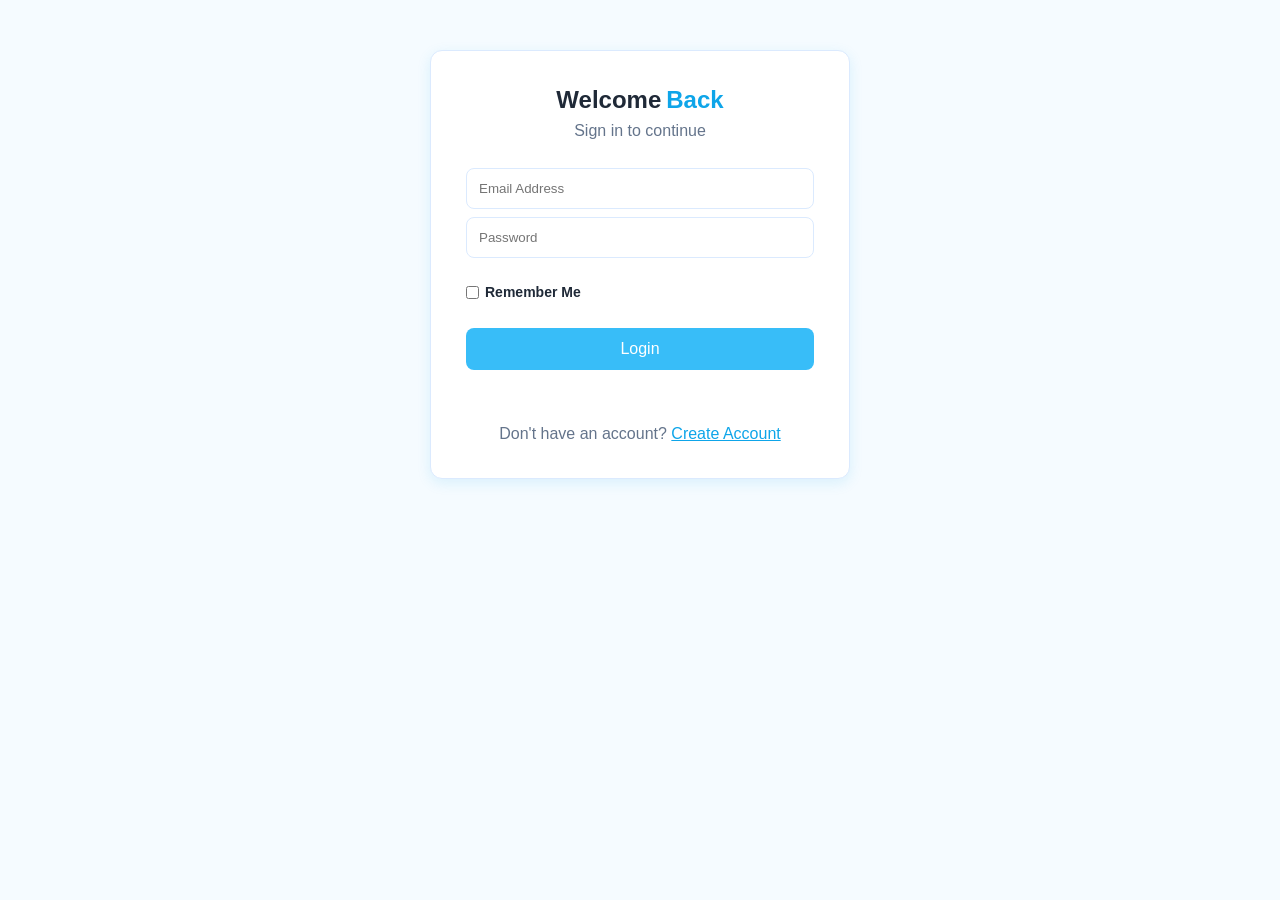
<file: login.html>
<!DOCTYPE html>
<html lang="en">
<head>
    <meta charset="UTF-8">
    <title>Login</title>
    <link rel="stylesheet" href="CSS/style.css">
    <script src="https://code.jquery.com/jquery-3.7.1.min.js"></script>
</head>
<body>

<div class="dashboard-container">
    <!-- Shared sidebar menu added to match dashboard pages -->
    

    <!-- Page content -->
    <main class="main-content auth-page">
        <div class="container login-box">
            <h2>Welcome<span>Back</span></h2>
            <div class="subtitle">Sign in to continue</div>

            <input type="email" id="email" placeholder="Email Address">
            <input type="password" id="pass" placeholder="Password">

            <div class="remember-row">
                <label>
                    <input type="checkbox" id="remember"> Remember Me
                </label>
            </div>

            <button class="btn" id="doLogin">Login</button>

            <div class="message" id="msg"></div>

            <div class="link">
                Don't have an account? <a href="register.html">Create Account</a>
            </div>
        </div>
    </main>
</div>


<script>
$(document).ready(function(){
    // Remember me
    if(localStorage.getItem("remember") == "true"){
        $("#email").val(localStorage.getItem("email"));
        $("#remember").prop("checked", true);
    }

    // Login validation and AJAX
    $("#doLogin").click(function(){
        let email = $("#email").val();
        let pass = $("#pass").val();

        if(email == "" || pass == ""){
            $("#msg").html("Please fill all fields").css("color","red");
            return;
        }

        // Send login data to PHP, then redirect based on user role
        $.ajax({
            url: "login.php",
            type: "POST",
            dataType: "json",
            data: {email: email, password: pass},
            success: function(res){
                if(res.status == "success"){
                    if($("#remember").is(":checked")){
                        localStorage.setItem("email", email);
                        localStorage.setItem("remember", "true");
                    }

                    $("#msg").html(res.message).css("color","green");
                    setTimeout(function(){
                        window.location.href = res.redirect;
                    }, 800);
                } else{
                    $("#msg").html(res.message).css("color","red");
                }
            },
            error: function(){
                $("#msg").html("Connection error").css("color","red");
            }
        });
    });

    // Forgot password popup
    $("#forgotLink").click(function(e){
        e.preventDefault();
        $("#forgotModal").fadeIn();
    });

    $("#closeModal").click(function(){
        $("#forgotModal").fadeOut();
    });

    $(window).click(function(e){
        if($(e.target).is("#forgotModal")){
            $("#forgotModal").fadeOut();
        }
    });

    $("#sendResetBtn").click(function(){
        let email = $("#resetEmail").val();

        if(email == ""){
            $("#resetMsg").html("Please enter your email").css("color","red");
            return;
        }

        if(email.indexOf("@") == -1 || email.indexOf(".") == -1){
            $("#resetMsg").html("Invalid email format").css("color","red");
            return;
        }

        $.ajax({
            url: "forgot_password.php",
            type: "POST",
            data: {email: email},
            success: function(response){
                $("#resetMsg").html("Reset link sent to " + email).css("color","green");
                $("#resetEmail").val("");
                setTimeout(function(){
                    $("#forgotModal").fadeOut();
                    $("#resetMsg").html("");
                }, 2000);
            },
            error: function(){
                $("#resetMsg").html("Connection error").css("color","red");
            }
        });
    });
});
</script>

</body>
</html>
</file>
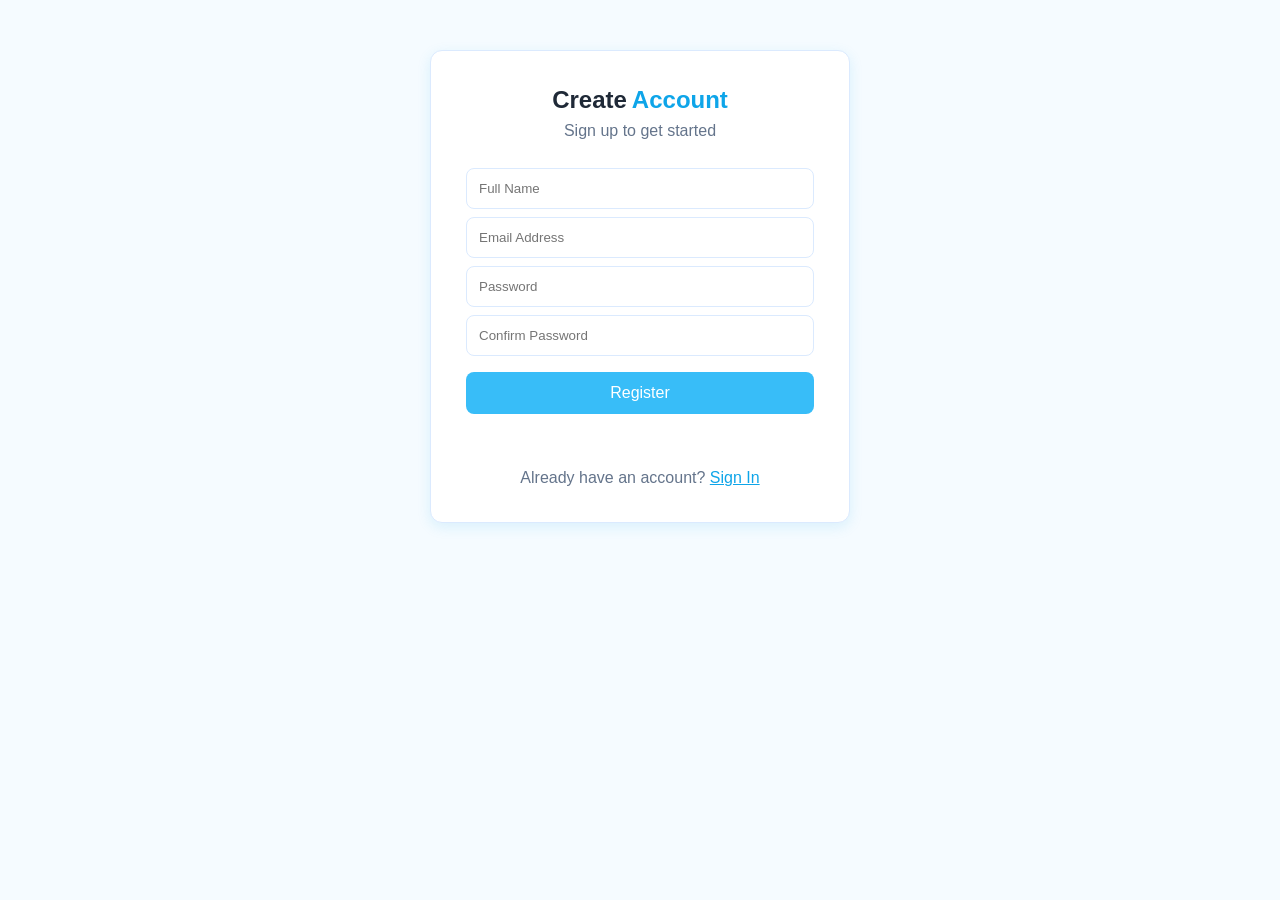
<file: register.html>
<!DOCTYPE html>
<html lang="en">
<head>
    <meta charset="UTF-8">
    <title>Register</title>
    <link rel="stylesheet" href="CSS/style.css">
    <script src="https://code.jquery.com/jquery-3.7.1.min.js"></script>
</head>
<body>

<div class="dashboard-container">
    <!-- Shared sidebar menu added to match dashboard pages -->
    

    <!-- Page content -->
    <main class="main-content auth-page">
        <div class="container register-box">
            <h2>Create<span>Account</span></h2>
            <div class="subtitle">Sign up to get started</div>

            <input type="text" id="name" placeholder="Full Name">
            <input type="email" id="email" placeholder="Email Address">
            <input type="password" id="pass" placeholder="Password">
            <input type="password" id="confirm" placeholder="Confirm Password">

            <button class="btn" id="doReg">Register</button>

            <div class="message" id="msg"></div>

            <div class="link">
                Already have an account? <a href="login.html">Sign In</a>
            </div>
        </div>
    </main>
</div>

<script>
$(document).ready(function(){
    // Register validation and AJAX
    $("#doReg").click(function(){
        let name = $("#name").val();
        let email = $("#email").val();
        let pass = $("#pass").val();
        let confirm = $("#confirm").val();

        if(name == "" || email == "" || pass == "" || confirm == ""){
            $("#msg").html("Please fill all fields").css("color","red");
            return;
        }

        if(email.indexOf("@") == -1 || email.indexOf(".") == -1){
            $("#msg").html("Invalid email format").css("color","red");
            return;
        }

        if(pass != confirm){
            $("#msg").html("Passwords do not match").css("color","red");
            return;
        }

        if(pass.length < 3){
            $("#msg").html("Password too short (min 3 characters)").css("color","red");
            return;
        }

        // Send new account data to PHP and save it in users table
        $.ajax({
            url: "register.php",
            type: "POST",
            dataType: "json",
            data: {name: name, email: email, password: pass,},
            success: function(response){
                if(response.status == "success"){
                    $("#msg").html(response.message + "! Redirecting...").css("color","green");
                    $("#name, #email, #pass, #confirm").val("");
                    setTimeout(function(){
                        window.location.href = "login.html";
                    }, 1500);
                } else{
                    $("#msg").html(response.message).css("color","red");
                }
            },
            error: function(){
                $("#msg").html("Connection error").css("color","red");
            }
        });
    });
});
</script>

</body>
</html>
</file>
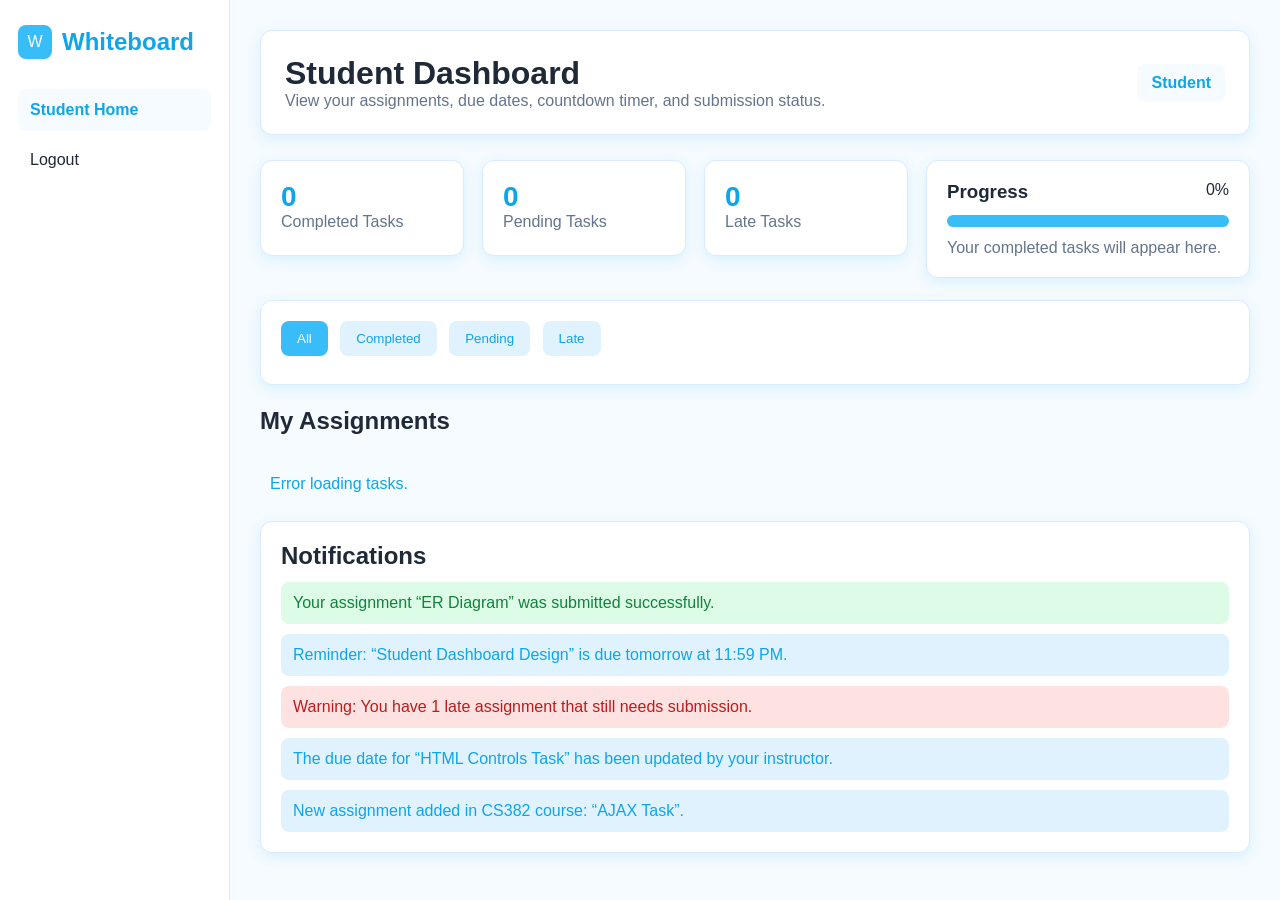
<file: student_dashboard.html>
<!DOCTYPE html>
<html lang="en">
<head>
    <meta charset="UTF-8">
    <meta name="viewport" content="width=device-width, initial-scale=1.0">
    <title>Student Dashboard</title>

    <link rel="stylesheet" href="CSS/style.css">
    <script src="https://code.jquery.com/jquery-3.7.1.min.js"></script>
</head>
<body>

    <div class="dashboard-container">

        <!-- Shared sidebar menu for student pages -->
        <aside class="sidebar">
             <div class="logo-box">
                <div class="logo-icon">W</div>
                <h2>Whiteboard</h2>
            </div>

            <ul class="menu">
                <li><a href="student_dashboard.html" class="active">Student Home</a></li>
                <li><a href="logout.php">Logout</a></li>
            </ul>
        </aside>

        <!-- Page content -->
        <main class="main-content">

            <header class="top-header">
                <div>
                    <h1>Student Dashboard</h1>
                    <p>View your assignments, due dates, countdown timer, and submission status.</p>
                </div>

                <div class="student-box">Student</div>
            </header>

            <section class="top-dashboard">
                <div class="summary-cards">
                    <div class="summary-card completed-box">
                        <h3 id="completedCount">0</h3>
                        <p>Completed Tasks</p>
                    </div>

                    <div class="summary-card pending-box">
                        <h3 id="pendingCount">0</h3>
                        <p>Pending Tasks</p>
                    </div>

                    <div class="summary-card late-box">
                        <h3 id="lateCount">0</h3>
                        <p>Late Tasks</p>
                    </div>
                </div>

                <div class="progress-card">
                    <div class="progress-header">
                        <h3>Progress</h3>
                        <span id="progressPercent">0%</span>
                    </div>

                    <div class="progress-bar">
                        <div class="progress-fill" id="progressFill"></div>
                    </div>

                    <p id="progressText">Your completed tasks will appear here.</p>
                </div>
            </section>

            <section class="filter-section">
                <button class="filter-btn active" data-filter="All">All</button>
                <button class="filter-btn" data-filter="Completed">Completed</button>
                <button class="filter-btn" data-filter="Pending">Pending</button>
                <button class="filter-btn" data-filter="Late">Late</button>
            </section>

            <section class="tasks-section" id="assignments">
                <h2>My Assignments</h2>

                <div id="taskList" class="task-list">
                    <!-- Tasks will be loaded here using AJAX -->
                </div>
            </section>

            <section class="notifications-section">
                <h2>Notifications</h2>

                <div class="notifications-list">
                    <div class="notification-item success">
                        Your assignment “ER Diagram” was submitted successfully.
                    </div>

                    <div class="notification-item reminder">
                        Reminder: “Student Dashboard Design” is due tomorrow at 11:59 PM.
                    </div>

                    <div class="notification-item warning">
                        Warning: You have 1 late assignment that still needs submission.
                    </div>

                    <div class="notification-item update">
                        The due date for “HTML Controls Task” has been updated by your instructor.
                    </div>

                    <div class="notification-item reminder">
                        New assignment added in CS382 course: “AJAX Task”.
                    </div>
                </div>
            </section>

        </main>
    </div>

    <script src="student_dashboard.js"></script>
</body>
</html>
</file>
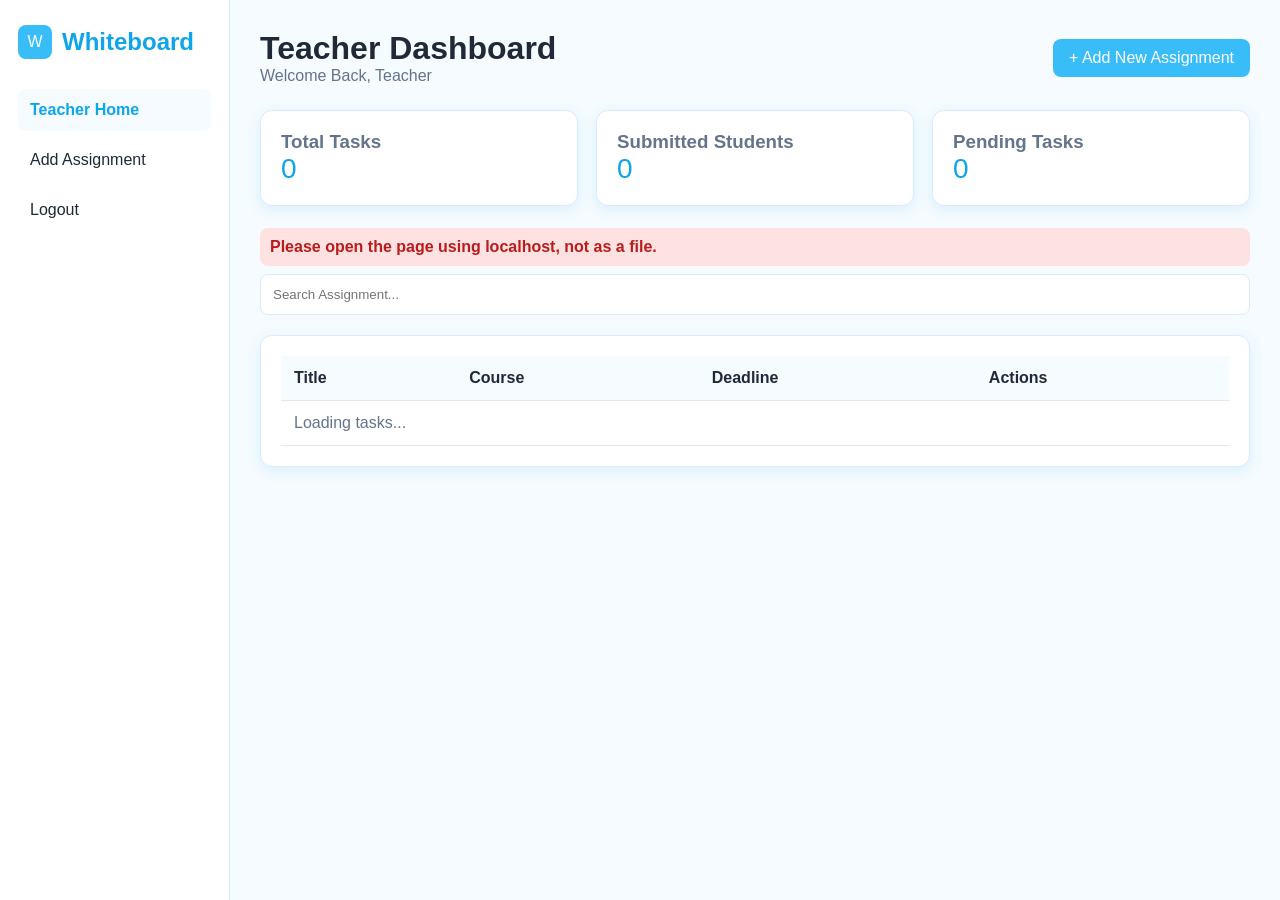
<file: teacher_dashboard.html>
<!DOCTYPE html>
<html lang="en">
<head>
    <meta charset="UTF-8">
    <meta name="viewport" content="width=device-width, initial-scale=1.0">
    <title>Teacher Dashboard</title>

    <link rel="stylesheet" href="CSS/style.css">

    <script src="https://code.jquery.com/jquery-3.7.1.min.js"></script>
    <script src="teacher_dashboard.js?v=2" defer></script>
</head>

<body>

    <div class="dashboard-container">

        <!-- Shared sidebar menu for teacher pages -->
        <aside class="sidebar">
            <div class="logo-box">
                <div class="logo-icon">W</div>
                <h2>Whiteboard</h2>
            </div>

            <ul class="menu">
                <li><a href="teacher_dashboard.html" class="active">Teacher Home</a></li>
                <li><a href="task_form.html">Add Assignment</a></li>
                <li><a href="logout.php">Logout</a></li>
            </ul>
        </aside>

        <!-- Page content -->
        <main class="main-content">

        <div class="header">

            <div>
                <h1>Teacher Dashboard</h1>
                <p>Welcome Back, Teacher</p>
            </div>

            <a href="task_form.html" class="add-btn">
                + Add New Assignment
            </a>

        </div>

        <section class="cards" aria-label="Teacher statistics">

            <div class="card">
                <h3>Total Tasks</h3>
                <p id="totalTasks">0</p>
            </div>

            <div class="card">
                <h3>Submitted Students</h3>
                <p id="submittedTasks">0</p>
            </div>

            <div class="card">
                <h3>Pending Tasks</h3>
                <p id="pendingTasks">0</p>
            </div>

        </section>

        <div id="messageBox" class="message-box" role="status"></div>

        <div class="search-box">
            <input type="text" id="searchInput" placeholder="Search Assignment...">
        </div>

        <section class="table-container" aria-label="Teacher tasks">

            <table id="tasksTable">

                <thead>
                    <tr>
                        <th>Title</th>
                        <th>Course</th>
                        <th>Deadline</th>
                        <th>Actions</th>
                    </tr>
                </thead>

                <tbody>
                    <tr>
                        <td colspan="4" class="empty-row">Loading tasks...</td>
                    </tr>
                </tbody>

            </table>

        </section>

        </main>
    </div>

    <div id="taskModal" class="modal" aria-hidden="true">
        <div class="modal-content">
            <button type="button" class="close-modal" aria-label="Close details">&times;</button>
            <h2 id="modalTitle">Task Details</h2>
            <p><strong>Description:</strong> <span id="modalDescription"></span></p>
            <p><strong>Deadline:</strong> <span id="modalDeadline"></span></p>
            <p><strong>Course:</strong> <span id="modalCourse"></span></p>
            <p><strong>Submitted Students:</strong> <span id="modalSubmissions"></span></p>
        </div>
    </div>

</body>
</html>
</file>
<file: CSS/style.css>
/* ==================== General style for all pages ==================== */
*{
    box-sizing: border-box;
    margin: 0;
    padding: 0;
    font-family: Arial, sans-serif;
}

:root{
    --blue: #38bdf8;
    --blue-dark: #0ea5e9;
    --text: #1f2937;
    --muted: #64748b;
    --page: #ffffff;
    --soft: #f5fbff;
    --border: #dbeafe;
    --shadow: 0 4px 14px rgba(14, 165, 233, 0.12);
}

body{
    min-height: 100vh;
    background-color: var(--page);
    color: var(--text);
}

a{
    color: var(--blue-dark);
}

input,
select,
textarea{
    width: 100%;
    padding: 12px;
    margin-top: 8px;
    border: 1px solid var(--border);
    border-radius: 8px;
    outline: none;
}

input:focus,
select:focus,
textarea:focus{
    border-color: var(--blue);
}

button,
.btn,
.add-btn,
.submit-btn,
.filter-btn,
.back-btn{
    display: inline-block;
    border: 0;
    border-radius: 8px;
    padding: 10px 16px;
    background-color: var(--blue);
    color: white;
    text-decoration: none;
    cursor: pointer;
}

button:hover,
.btn:hover,
.add-btn:hover,
.submit-btn:hover,
.filter-btn:hover,
.back-btn:hover{
    background-color: var(--blue-dark);
}

.message,
.message-box,
#message{
    margin-top: 15px;
    padding: 10px;
    border-radius: 8px;
    font-weight: bold;
}

.success{
    background-color: #dcfce7;
    color: #15803d;
}

.error,
.warning{
    background-color: #fee2e2;
    color: #b91c1c;
}

/* ==================== Login and Register pages ==================== */
.login-box,
.register-box{
    width: 420px;
    max-width: 92%;
    margin: 70px auto;
    padding: 35px;
    text-align: center;
    background-color: white;
    border: 1px solid var(--border);
    border-radius: 12px;
    box-shadow: var(--shadow);
}

.login-box h2,
.register-box h2{
    margin-bottom: 8px;
    color: var(--text);
}

.login-box h2 span,
.register-box h2 span{
    color: var(--blue-dark);
    margin-left: 5px;
}

.subtitle{
    margin-bottom: 20px;
    color: var(--muted);
}

.remember-row{
    display: flex;
    justify-content: space-between;
    align-items: center;
    margin: 12px 0;
    font-size: 14px;
}

.remember-row label{
    display: flex;
    align-items: center;
    gap: 6px;
}

.remember-row input{
    width: auto;
    margin: 0;
}

.login-box .btn,
.register-box .btn{
    width: 100%;
    margin-top: 16px;
    padding: 12px;
    font-size: 16px;
}

#sendResetBtn,
#closeModal{
    margin-top: 12px !important;
    margin-right: 6px !important;
}

.link{
    display: block;
    margin-top: 20px;
    color: var(--muted);
}

/* ==================== Student Dashboard page ==================== */
.dashboard-container{
    display: flex;
    min-height: 100vh;
}

.sidebar{
    width: 230px;
    padding: 25px 18px;
    background-color: white;
    border-right: 1px solid var(--border);
}

.logo,
.logo-box{
    margin-bottom: 30px;
    color: var(--blue-dark);
}

.logo-box{
    display: flex;
    align-items: center;
    gap: 10px;
}

.logo-icon{
    width: 34px;
    height: 34px;
    display: flex;
    align-items: center;
    justify-content: center;
    border-radius: 8px;
    background-color: var(--blue);
    color: white;
}

.menu,
.sidebar ul{
    list-style: none;
}

.sidebar li{
    margin-bottom: 8px;
}

.menu a{
    display: block;
    padding: 12px;
    border-radius: 8px;
    color: var(--text);
    text-decoration: none;
}

.menu a:hover,
.menu a.active{
    background-color: var(--soft);
    color: var(--blue-dark);
    font-weight: bold;
}

.sidebar a{
    color: inherit;
    text-decoration: none;
}

.main-content{
    flex: 1;
    padding: 30px;
    background-color: var(--soft);
}

body > .sidebar{
    position: fixed;
    min-height: 100vh;
}

body > .main-content{
    min-height: 100vh;
    margin-left: 230px;
}

.dashboard-container .sidebar{
    position: static;
}

.dashboard-container .main-content{
    margin-left: 0;
}

.auth-page,
.form-page{
    display: flex;
    align-items: flex-start;
    justify-content: center;
}

.auth-page .container,
.form-page .container{
    margin-top: 20px;
}

.top-header,
.header{
    display: flex;
    justify-content: space-between;
    align-items: center;
    gap: 20px;
    margin-bottom: 25px;
    padding: 24px;
    background-color: white;
    border: 1px solid var(--border);
    border-radius: 12px;
    box-shadow: var(--shadow);
}

.top-header p,
.header p{
    color: var(--muted);
}

.student-box{
    padding: 10px 14px;
    border-radius: 8px;
    background-color: var(--soft);
    color: var(--blue-dark);
    font-weight: bold;
}

.top-dashboard,
.summary-cards,
.cards{
    display: grid;
    gap: 18px;
}

.top-dashboard{
    grid-template-columns: 2fr 1fr;
}

.summary-cards,
.cards{
    grid-template-columns: repeat(3, 1fr);
    margin-bottom: 22px;
}

.summary-card,
.progress-card,
.filter-section,
.notifications-section,
.task-card,
.card,
.table-container{
    padding: 20px;
    background-color: white;
    border: 1px solid var(--border);
    border-radius: 12px;
    box-shadow: var(--shadow);
}

.summary-card h3,
.card p{
    font-size: 28px;
    color: var(--blue-dark);
}

.summary-card p,
.card h3,
.task-card p,
.progress-card p,
.empty-row{
    color: var(--muted);
}

.progress-header{
    display: flex;
    justify-content: space-between;
    margin-bottom: 12px;
}

.progress-bar{
    height: 12px;
    margin-bottom: 12px;
    border-radius: 20px;
    background-color: #dbeafe;
    overflow: hidden;
}

.progress-fill{
    height: 100%;
    background-color: var(--blue);
}

.filter-section{
    margin: 22px 0;
}

.filter-btn{
    margin-right: 8px;
    margin-bottom: 8px;
    background-color: #e0f2fe;
    color: var(--blue-dark);
}

.filter-btn.active{
    background-color: var(--blue);
    color: white;
}

.task-list{
    display: grid;
    grid-template-columns: repeat(auto-fit, minmax(250px, 1fr));
    gap: 18px;
    margin: 18px 0;
}

.task-card h3,
.tasks-section h2,
.notifications-section h2{
    margin-bottom: 12px;
}

.task-card h3{
    line-height: 1.4;
}

.task-card p{
    margin-bottom: 11px;
    line-height: 1.6;
}

.task-card .status{
    margin-top: 6px;
    margin-bottom: 12px;
}

.status,
.priority{
    display: inline-block;
    padding: 6px 10px;
    border-radius: 20px;
    font-size: 13px;
    font-weight: bold;
}

.Completed,
.completed{
    background-color: #dcfce7;
    color: #15803d;
}

.Pending,
.pending{
    background-color: #e0f2fe;
    color: var(--blue-dark);
}

.Late,
.late{
    background-color: #fee2e2;
    color: #b91c1c;
}

.countdown,
.no-data{
    margin-top: 12px;
    padding: 10px;
    border-radius: 8px;
    background-color: var(--soft);
    color: var(--blue-dark);
}

.notifications-list{
    display: grid;
    gap: 10px;
}

.notification-item{
    padding: 12px;
    border-radius: 8px;
}

.reminder,
.update{
    background-color: #e0f2fe;
    color: var(--blue-dark);
}

/* ==================== Add/Edit Task page ==================== */
.container:not(.login-box):not(.register-box){
    width: 620px;
    max-width: 92%;
    margin: 45px auto;
    padding: 28px;
    background-color: white;
    border: 1px solid var(--border);
    border-radius: 12px;
    box-shadow: var(--shadow);
}

.container:not(.login-box):not(.register-box) h2{
    margin-bottom: 20px;
    text-align: center;
}

label{
    display: block;
    margin-top: 14px;
    font-weight: bold;
}

.reset,
#removeFile{
    background-color: #94a3b8;
}

.container:not(.login-box):not(.register-box) button{
    margin-top: 16px;
    margin-right: 8px;
}

/* ==================== Teacher Dashboard page ==================== */
.header{
    padding: 0;
    border: 0;
    box-shadow: none;
    background-color: transparent;
}

.search-box input{
    margin-bottom: 20px;
    background-color: white;
}

table{
    width: 100%;
    border-collapse: collapse;
}

th,
td{
    padding: 13px;
    text-align: left;
    border-bottom: 1px solid #e5e7eb;
}

th{
    background-color: var(--soft);
}

.high,
.medium,
.low{
    color: white;
}

.high,
.delete-btn{
    background-color: #ef4444;
}

.medium,
.edit-btn{
    background-color: #f59e0b;
}

.low{
    background-color: #64748b;
}

.view-btn{
    background-color: var(--blue);
}

.table-container button{
    margin: 3px;
    padding: 8px 12px;
}

.header .add-btn{
    margin-top: 0;
    white-space: nowrap;
}

.message-box{
    display: none;
}

.message-box.success,
.message-box.error{
    display: block;
}

.modal{
    display: none;
    position: fixed;
    inset: 0;
    align-items: center;
    justify-content: center;
    background-color: rgba(15, 23, 42, 0.45);
}

.modal.open{
    display: flex;
}

.modal-content{
    width: 90%;
    max-width: 500px;
    position: relative;
    padding: 25px;
    background-color: white;
    border-radius: 12px;
}

.modal-content p{
    margin-top: 10px;
}

.close-modal{
    position: absolute;
    top: 10px;
    right: 10px;
}

/* ==================== Submit Task page ==================== */
.top-bar{
    margin-bottom: 15px;
}

.task-box{
    margin-bottom: 20px;
    padding: 15px;
    background-color: var(--soft);
    border-left: 4px solid var(--blue);
    border-radius: 8px;
}

.task-box p{
    margin-bottom: 8px;
}

input[type="file"]{
    border: 0;
    padding-left: 0;
}

/* ==================== Responsive style ==================== */
@media (max-width: 900px){
    .dashboard-container,
    .top-header,
    .header{
        display: block;
    }

    .sidebar{
        width: 100%;
        border-right: 0;
        border-bottom: 1px solid var(--border);
    }

    .top-dashboard,
    .summary-cards,
    .cards{
        grid-template-columns: 1fr;
    }

    .main-content{
        margin-left: 0;
        padding: 20px;
    }

    .table-container{
        overflow-x: auto;
    }
}
</file>
